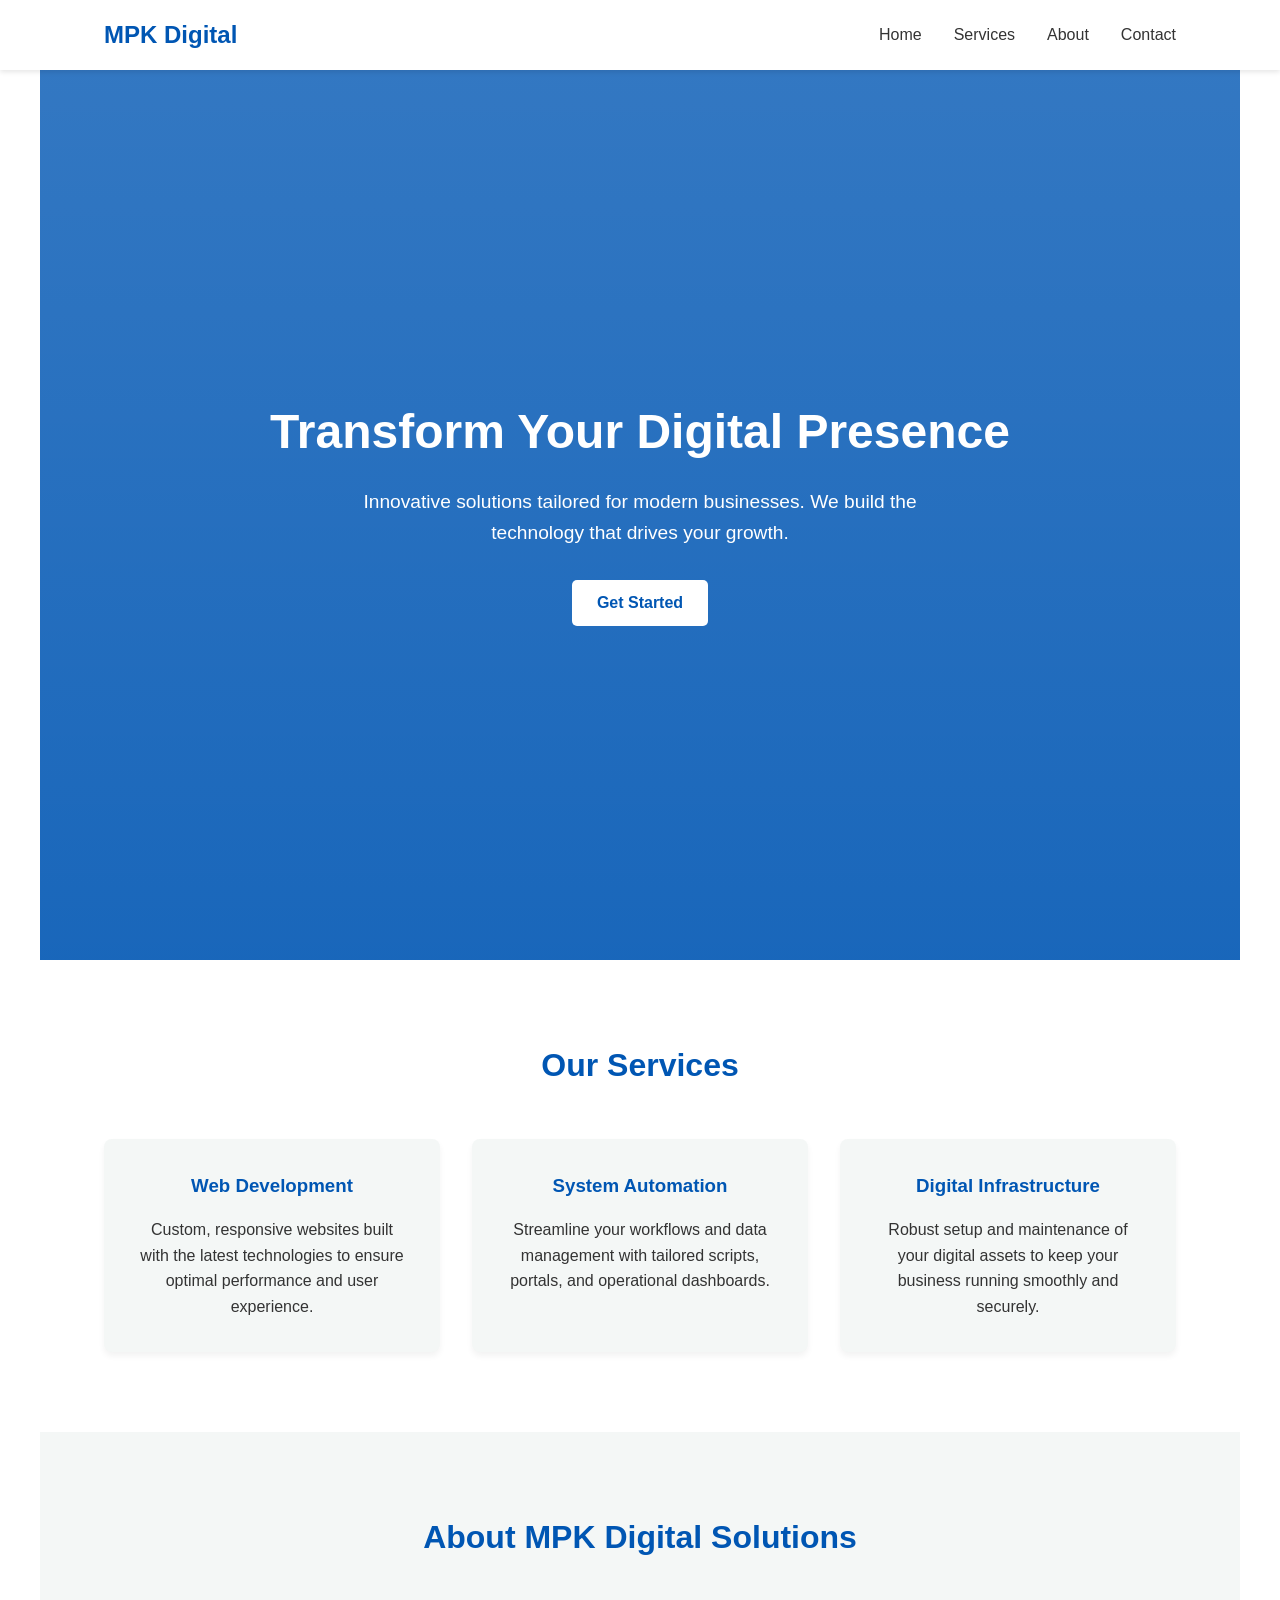
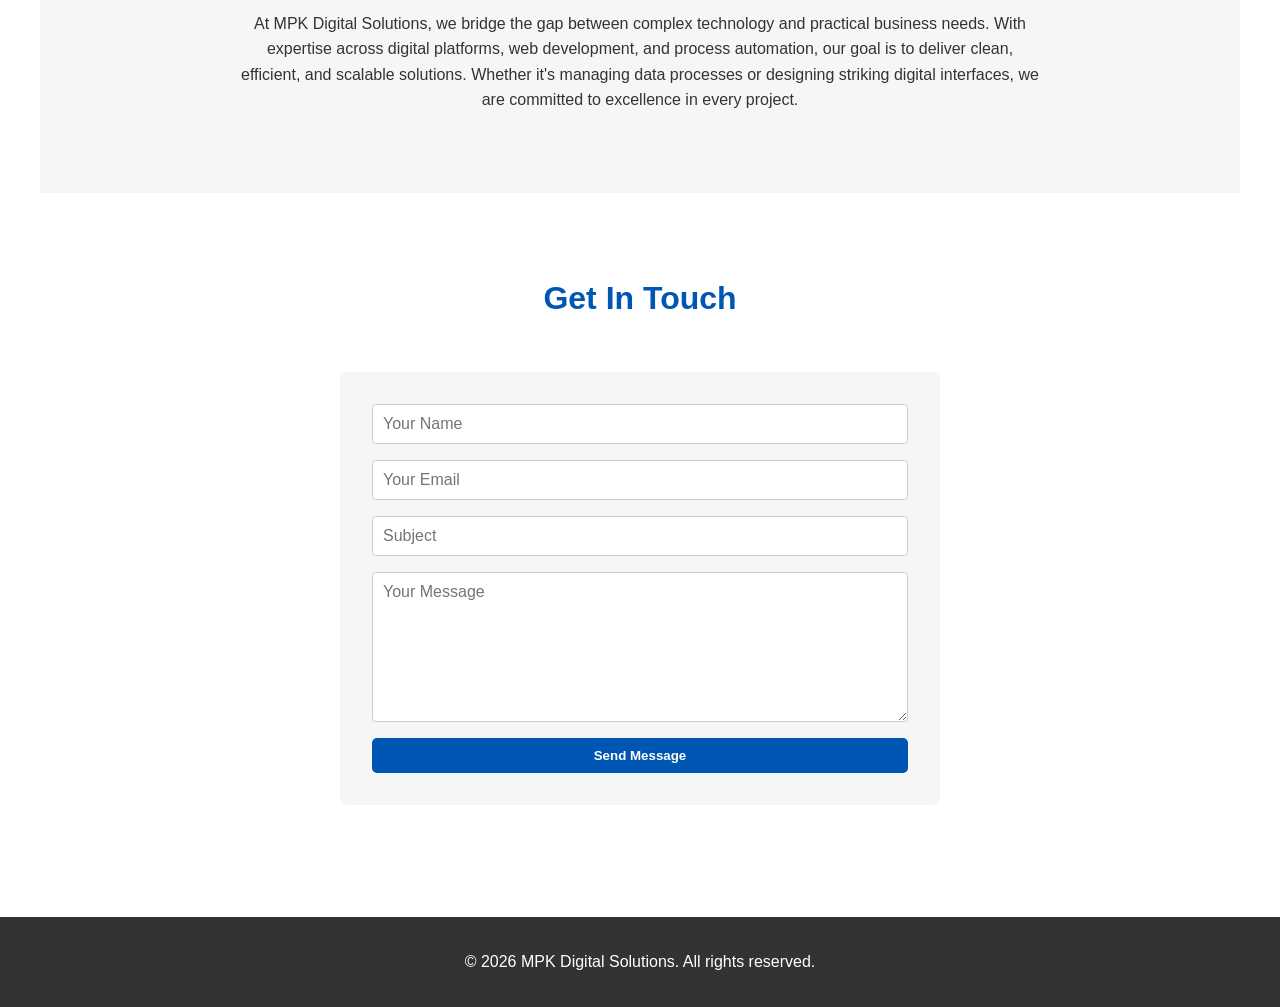
<file: index.html>
<!DOCTYPE html>
<html lang="en">
<head>
    <meta charset="UTF-8">
    <meta name="viewport" content="width=device-width, initial-scale=1.0">
    <title>MPK Digital Solutions</title>
    <style>
        /* CSS Variables for consistent theming */
        :root {
            --primary-color: #0056b3;
            --secondary-color: #333;
            --background-light: #f4f7f6;
            --text-light: #fff;
            --transition: all 0.3s ease;
        }

        /* Basic Reset */
        * {
            margin: 0;
            padding: 0;
            box-sizing: border-box;
            font-family: 'Segoe UI', Tahoma, Geneva, Verdana, sans-serif;
        }

        body {
            line-height: 1.6;
            color: var(--secondary-color);
        }

        /* Navigation */
        header {
            background-color: var(--text-light);
            box-shadow: 0 2px 5px rgba(0,0,0,0.1);
            position: fixed;
            width: 100%;
            top: 0;
            z-index: 1000;
        }

        nav {
            display: flex;
            justify-content: space-between;
            align-items: center;
            padding: 1rem 5%;
            max-width: 1200px;
            margin: auto;
        }

        .logo {
            font-size: 1.5rem;
            font-weight: bold;
            color: var(--primary-color);
            text-decoration: none;
        }

        .nav-links {
            list-style: none;
            display: flex;
            gap: 2rem;
        }

        .nav-links a {
            text-decoration: none;
            color: var(--secondary-color);
            font-weight: 500;
            transition: var(--transition);
        }

        .nav-links a:hover {
            color: var(--primary-color);
        }

        /* Mobile Menu Icon */
        .menu-toggle {
            display: none;
            cursor: pointer;
            font-size: 1.5rem;
        }

        /* Hero Section */
        .hero {
            background: linear-gradient(rgba(0, 86, 179, 0.8), rgba(0, 86, 179, 0.9)), url('https://images.unsplash.com/photo-1451187580459-43490279c0fa?ixlib=rb-1.2.1&auto=format&fit=crop&w=1920&q=80') center/cover;
            height: 100vh;
            display: flex;
            flex-direction: column;
            justify-content: center;
            align-items: center;
            text-align: center;
            color: var(--text-light);
            padding: 0 20px;
            margin-top: 60px;
        }

        .hero h1 {
            font-size: 3rem;
            margin-bottom: 1rem;
        }

        .hero p {
            font-size: 1.2rem;
            margin-bottom: 2rem;
            max-width: 600px;
        }

        .btn {
            padding: 10px 25px;
            background-color: var(--text-light);
            color: var(--primary-color);
            text-decoration: none;
            border-radius: 5px;
            font-weight: bold;
            transition: var(--transition);
            border: none;
            cursor: pointer;
        }

        .btn:hover {
            background-color: #e0e0e0;
        }

        /* Sections General */
        section {
            padding: 5rem 5%;
            max-width: 1200px;
            margin: auto;
        }

        .section-title {
            text-align: center;
            margin-bottom: 3rem;
            font-size: 2rem;
            color: var(--primary-color);
        }

        /* Services Grid */
        .services-grid {
            display: grid;
            grid-template-columns: repeat(auto-fit, minmax(300px, 1fr));
            gap: 2rem;
        }

        .service-card {
            background: var(--background-light);
            padding: 2rem;
            border-radius: 8px;
            text-align: center;
            transition: var(--transition);
            box-shadow: 0 4px 6px rgba(0,0,0,0.05);
        }

        .service-card:hover {
            transform: translateY(-5px);
            box-shadow: 0 6px 12px rgba(0,0,0,0.1);
        }

        .service-card h3 {
            margin-bottom: 1rem;
            color: var(--primary-color);
        }

        /* Contact Form */
        .contact-container {
            max-width: 600px;
            margin: auto;
            background: var(--background-light);
            padding: 2rem;
            border-radius: 8px;
        }

        .contact-form {
            display: flex;
            flex-direction: column;
            gap: 1rem;
        }

        .contact-form input,
        .contact-form textarea {
            padding: 10px;
            border: 1px solid #ccc;
            border-radius: 4px;
            font-size: 1rem;
            width: 100%;
        }

        .contact-form textarea {
            height: 150px;
            resize: vertical;
        }

        /* Footer */
        footer {
            background-color: var(--secondary-color);
            color: var(--text-light);
            text-align: center;
            padding: 2rem 0;
            margin-top: 2rem;
        }

        /* Mobile Responsiveness */
        @media (max-width: 768px) {
            .nav-links {
                display: none;
                flex-direction: column;
                position: absolute;
                top: 70px;
                left: 0;
                width: 100%;
                background-color: var(--text-light);
                box-shadow: 0 4px 6px rgba(0,0,0,0.1);
                text-align: center;
                padding: 1rem 0;
            }

            .nav-links.active {
                display: flex;
            }

            .menu-toggle {
                display: block;
            }

            .hero h1 {
                font-size: 2.2rem;
            }
        }
    </style>
</head>
<body>

    <header>
        <nav>
            <a href="#" class="logo">MPK Digital</a>
            <div class="menu-toggle" id="mobile-menu">&#9776;</div>
            <ul class="nav-links" id="nav-links">
                <li><a href="#home">Home</a></li>
                <li><a href="#services">Services</a></li>
                <li><a href="#about">About</a></li>
                <li><a href="#contact">Contact</a></li>
            </ul>
        </nav>
    </header>

    <section id="home" class="hero">
        <h1>Transform Your Digital Presence</h1>
        <p>Innovative solutions tailored for modern businesses. We build the technology that drives your growth.</p>
        <a href="#contact" class="btn">Get Started</a>
    </section>

    <section id="services">
        <h2 class="section-title">Our Services</h2>
        <div class="services-grid">
            <div class="service-card">
                <h3>Web Development</h3>
                <p>Custom, responsive websites built with the latest technologies to ensure optimal performance and user experience.</p>
            </div>
            <div class="service-card">
                <h3>System Automation</h3>
                <p>Streamline your workflows and data management with tailored scripts, portals, and operational dashboards.</p>
            </div>
            <div class="service-card">
                <h3>Digital Infrastructure</h3>
                <p>Robust setup and maintenance of your digital assets to keep your business running smoothly and securely.</p>
            </div>
        </div>
    </section>

    <section id="about" style="background-color: var(--background-light);">
        <h2 class="section-title">About MPK Digital Solutions</h2>
        <div style="text-align: center; max-width: 800px; margin: auto;">
            <p>At MPK Digital Solutions, we bridge the gap between complex technology and practical business needs. With expertise across digital platforms, web development, and process automation, our goal is to deliver clean, efficient, and scalable solutions. Whether it's managing data processes or designing striking digital interfaces, we are committed to excellence in every project.</p>
        </div>
    </section>

    <section id="contact">
        <h2 class="section-title">Get In Touch</h2>
        <div class="contact-container">
            <form class="contact-form" id="contactForm">
                <input type="text" name="name" placeholder="Your Name">
                <input type="email" name="email" placeholder="Your Email">
                <input type="text" name="subject" placeholder="Subject">
                <textarea name="message" placeholder="Your Message"></textarea>
                <button type="submit" class="btn" style="background-color: var(--primary-color); color: white;">Send Message</button>
            </form>
        </div>
    </section>

    <footer>
        <p>&copy; <span id="currentYear"></span> MPK Digital Solutions. All rights reserved.</p>
    </footer>

    <script>
        // Mobile menu toggle logic
        const menuToggle = document.getElementById('mobile-menu');
        const navLinks = document.getElementById('nav-links');

        menuToggle.addEventListener('click', () => {
            navLinks.classList.toggle('active');
        });

        // Smooth scrolling for navigation links
        document.querySelectorAll('a[href^="#"]').forEach(anchor => {
            anchor.addEventListener('click', function (e) {
                e.preventDefault();
                navLinks.classList.remove('active'); // Close mobile menu on click
                
                document.querySelector(this.getAttribute('href')).scrollIntoView({
                    behavior: 'smooth'
                });
            });
        });

        // Dynamic Footer Year
        document.getElementById('currentYear').textContent = new Date().getFullYear();

        // Contact Form Rapid Submission Logic
        document.getElementById('contactForm').addEventListener('submit', function(e) {
            e.preventDefault();
            
            // Fire and forget data payload handling would go here.
            // Example: fetch('YOUR_API_ENDPOINT', { method: 'POST', body: new FormData(this), mode: 'no-cors' });

            alert('Your message has been rapidly processed. Thank you!');
            this.reset();
        });
    </script>
</body>
</html>
</file>
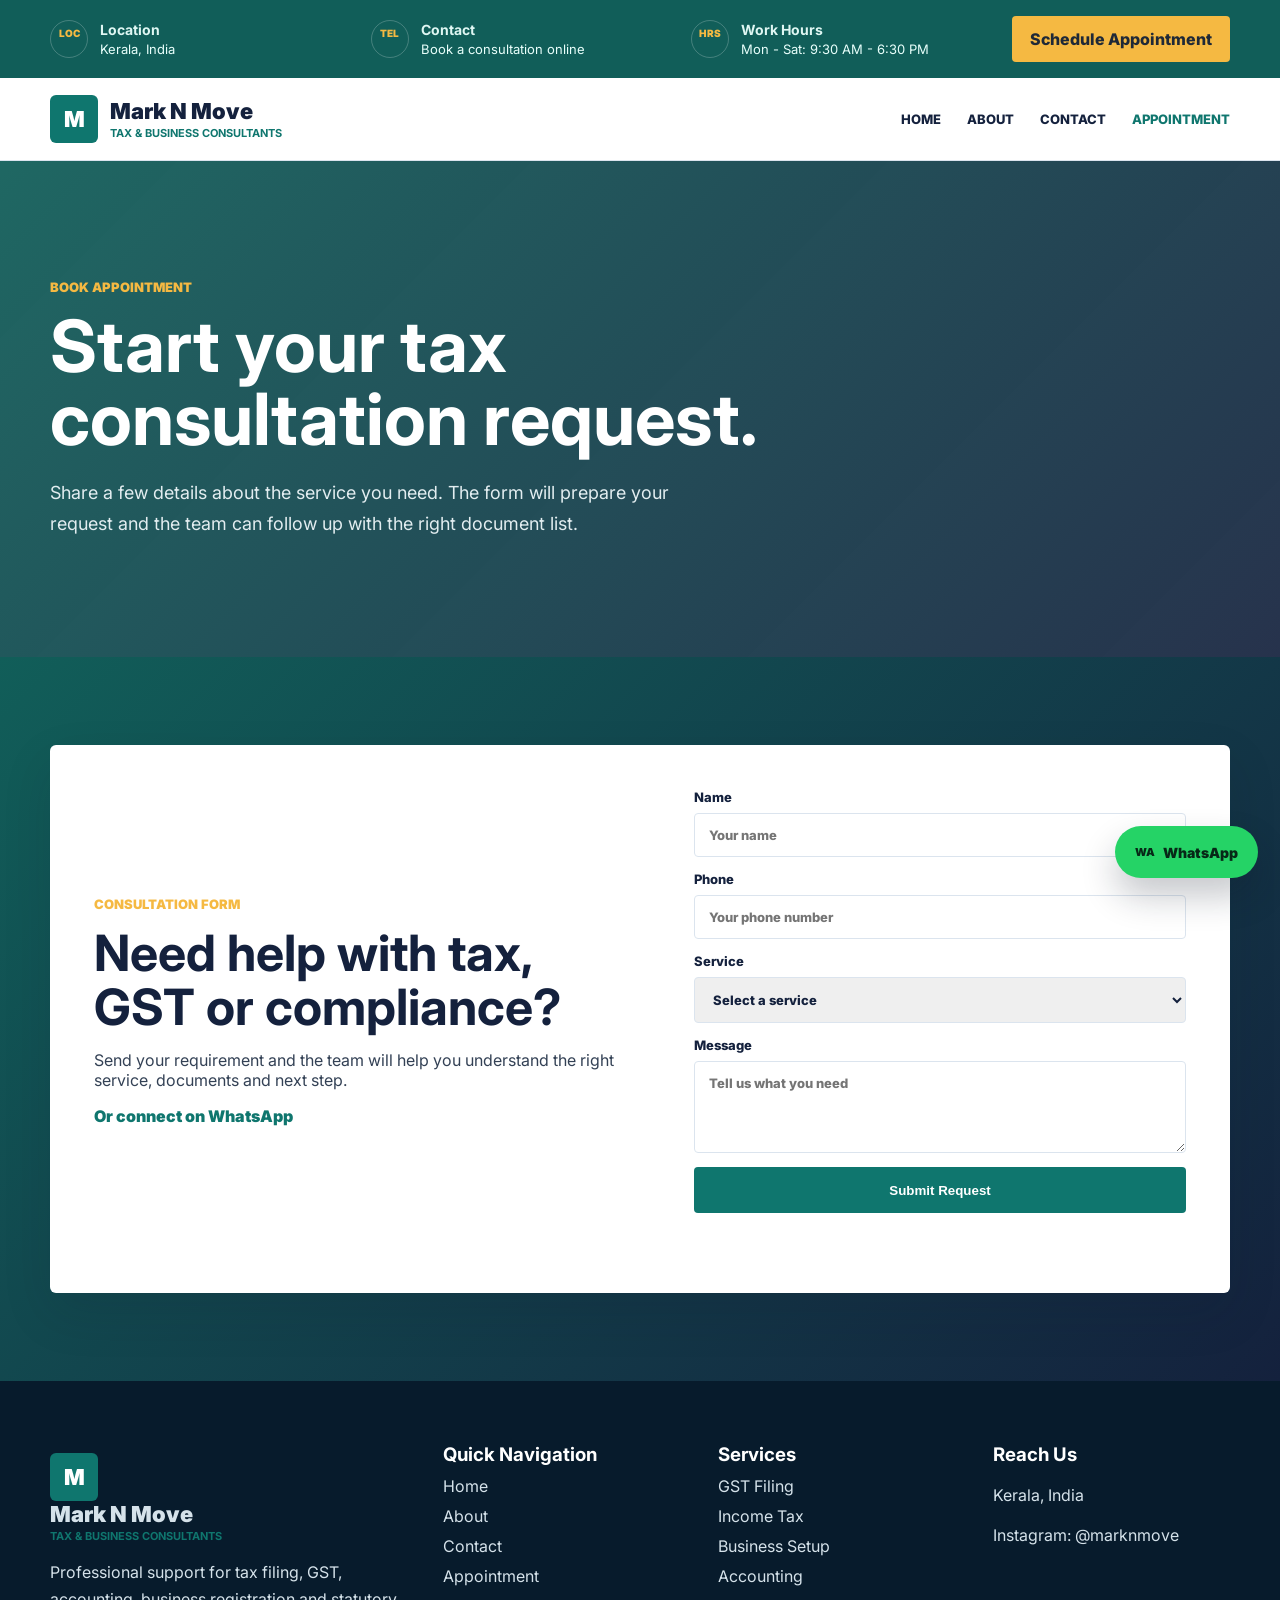
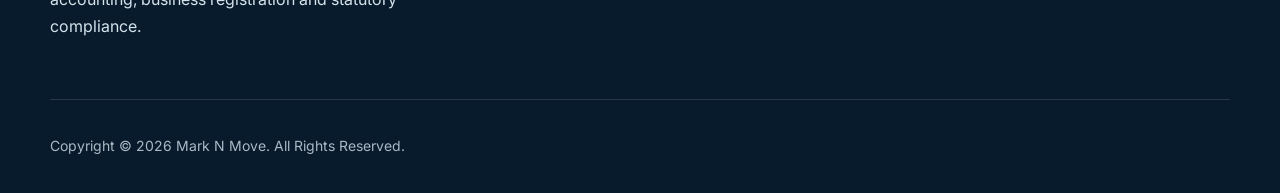
<file: works/marknmove/appointment.html>
<!DOCTYPE html>
<html lang="en">
<head>
  <meta charset="UTF-8">
  <meta name="viewport" content="width=device-width, initial-scale=1.0">
  <title>Appointment | Mark N Move</title>
  <meta name="description" content="Book an appointment with Mark N Move for tax and business compliance consultation.">
  <link rel="preconnect" href="https://fonts.googleapis.com">
  <link rel="preconnect" href="https://fonts.gstatic.com" crossorigin>
  <link href="https://fonts.googleapis.com/css2?family=Inter:wght@400;500;600;700;800&display=swap" rel="stylesheet">
  <link rel="stylesheet" href="styles.css">
</head>
<body>
  <header class="site-header" id="top">
    <div class="top-strip">
      <div class="container info-grid">
        <article><span class="info-icon">LOC</span><div><strong>Location</strong><p>Kerala, India</p></div></article>
        <article><span class="info-icon">TEL</span><div><strong>Contact</strong><p>Book a consultation online</p></div></article>
        <article><span class="info-icon">HRS</span><div><strong>Work Hours</strong><p>Mon - Sat: 9:30 AM - 6:30 PM</p></div></article>
        <a class="strip-button" href="appointment.html">Schedule Appointment</a>
      </div>
    </div>
    <nav class="navbar">
      <div class="container nav-inner">
        <a class="brand" href="index.html" aria-label="Mark N Move home"><span class="brand-mark">M</span><span>Mark N Move<small>Tax & Business Consultants</small></span></a>
        <button class="nav-toggle" type="button" aria-expanded="false" aria-controls="primary-menu"><span></span><span></span><span></span></button>
        <div class="nav-menu" id="primary-menu"><a href="index.html">Home</a><a href="about.html">About</a><a href="contact.html">Contact</a><a href="appointment.html">Appointment</a></div>
      </div>
    </nav>
  </header>

  <main>
    <section class="page-hero">
      <div class="container">
        <p class="section-kicker">Book Appointment</p>
        <h1>Start your tax consultation request.</h1>
        <p>Share a few details about the service you need. The form will prepare your request and the team can follow up with the right document list.</p>
      </div>
    </section>

    <section class="appointment-section">
      <div class="container appointment-card">
        <div>
          <p class="section-kicker">Consultation Form</p>
          <h2>Need help with tax, GST or compliance?</h2>
          <p>Send your requirement and the team will help you understand the right service, documents and next step.</p>
          <p><a class="whatsapp-link" href="https://wa.me/919999999999" target="_blank" rel="noopener">Or connect on WhatsApp</a></p>
        </div>
        <form class="appointment-form" id="appointment-form">
          <label>Name<input type="text" name="name" placeholder="Your name" required></label>
          <label>Phone<input type="tel" name="phone" placeholder="Your phone number" required></label>
          <label>Service<select name="service" required><option value="">Select a service</option><option>GST Filing</option><option>Income Tax Return</option><option>Business Registration</option><option>Accounting Services</option><option>Tax Advisory</option></select></label>
          <label>Message<textarea name="message" rows="4" placeholder="Tell us what you need"></textarea></label>
          <button class="primary-button" type="submit">Submit Request</button>
          <p class="form-note" role="status"></p>
        </form>
      </div>
    </section>
  </main>

  <a class="whatsapp-float" href="https://wa.me/919999999999" target="_blank" rel="noopener" aria-label="Connect on WhatsApp">WhatsApp</a>

  <footer class="footer">
    <div class="container footer-grid">
      <div><a class="brand footer-brand" href="index.html"><span class="brand-mark">M</span><span>Mark N Move<small>Tax & Business Consultants</small></span></a><p>Professional support for tax filing, GST, accounting, business registration and statutory compliance.</p></div>
      <div><h3>Quick Navigation</h3><a href="index.html">Home</a><a href="about.html">About</a><a href="contact.html">Contact</a><a href="appointment.html">Appointment</a></div>
      <div><h3>Services</h3><a href="index.html#services">GST Filing</a><a href="index.html#services">Income Tax</a><a href="index.html#services">Business Setup</a><a href="index.html#services">Accounting</a></div>
      <div><h3>Reach Us</h3><p>Kerala, India</p><a href="https://www.instagram.com/marknmove?igsh=MWc4MGV2Yzc5aGllZQ==" target="_blank" rel="noopener">Instagram: @marknmove</a></div>
    </div>
    <div class="container copyright"><p>Copyright &copy; 2026 Mark N Move. All Rights Reserved.</p></div>
  </footer>

  <script src="script.js"></script>
</body>
</html>
</file>
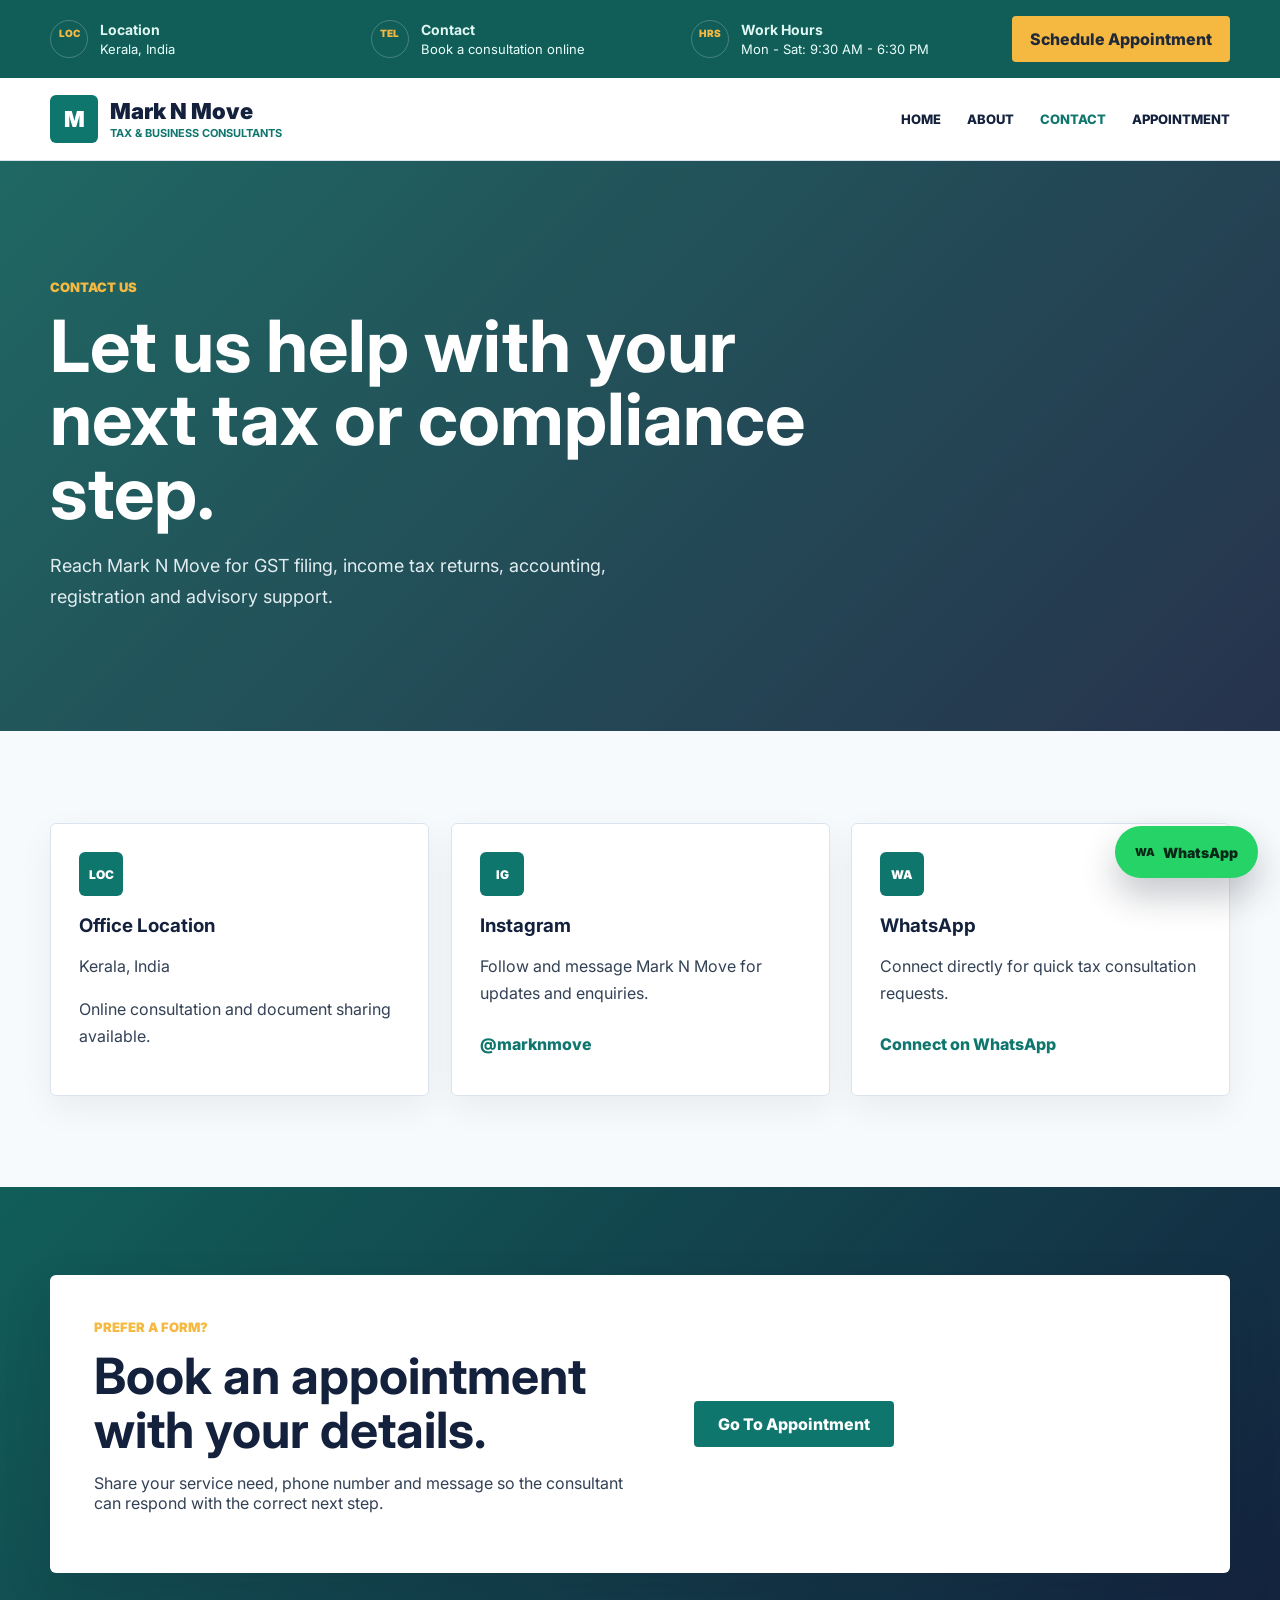
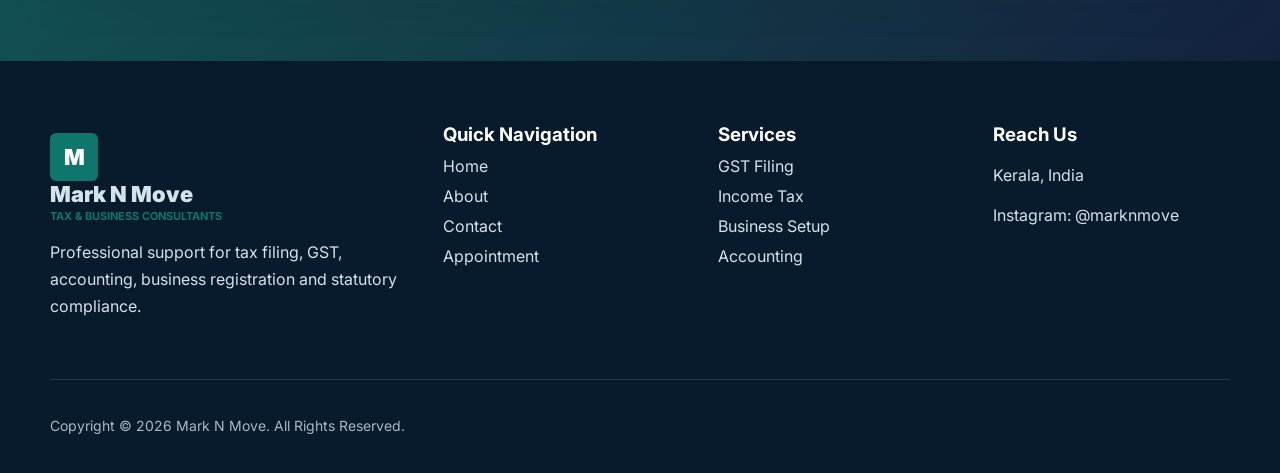
<file: works/marknmove/contact.html>
<!DOCTYPE html>
<html lang="en">
<head>
  <meta charset="UTF-8">
  <meta name="viewport" content="width=device-width, initial-scale=1.0">
  <title>Contact | Mark N Move</title>
  <meta name="description" content="Contact Mark N Move for tax, GST, accounting and business compliance services.">
  <link rel="preconnect" href="https://fonts.googleapis.com">
  <link rel="preconnect" href="https://fonts.gstatic.com" crossorigin>
  <link href="https://fonts.googleapis.com/css2?family=Inter:wght@400;500;600;700;800&display=swap" rel="stylesheet">
  <link rel="stylesheet" href="styles.css">
</head>
<body>
  <header class="site-header" id="top">
    <div class="top-strip">
      <div class="container info-grid">
        <article><span class="info-icon">LOC</span><div><strong>Location</strong><p>Kerala, India</p></div></article>
        <article><span class="info-icon">TEL</span><div><strong>Contact</strong><p>Book a consultation online</p></div></article>
        <article><span class="info-icon">HRS</span><div><strong>Work Hours</strong><p>Mon - Sat: 9:30 AM - 6:30 PM</p></div></article>
        <a class="strip-button" href="appointment.html">Schedule Appointment</a>
      </div>
    </div>
    <nav class="navbar">
      <div class="container nav-inner">
        <a class="brand" href="index.html" aria-label="Mark N Move home"><span class="brand-mark">M</span><span>Mark N Move<small>Tax & Business Consultants</small></span></a>
        <button class="nav-toggle" type="button" aria-expanded="false" aria-controls="primary-menu"><span></span><span></span><span></span></button>
        <div class="nav-menu" id="primary-menu"><a href="index.html">Home</a><a href="about.html">About</a><a href="contact.html">Contact</a><a href="appointment.html">Appointment</a></div>
      </div>
    </nav>
  </header>

  <main>
    <section class="page-hero">
      <div class="container">
        <p class="section-kicker">Contact Us</p>
        <h1>Let us help with your next tax or compliance step.</h1>
        <p>Reach Mark N Move for GST filing, income tax returns, accounting, registration and advisory support.</p>
      </div>
    </section>

    <section class="section services-section">
      <div class="container contact-grid">
        <article class="contact-card">
          <span>LOC</span>
          <h3>Office Location</h3>
          <p>Kerala, India</p>
          <p>Online consultation and document sharing available.</p>
        </article>
        <article class="contact-card">
          <span>IG</span>
          <h3>Instagram</h3>
          <p>Follow and message Mark N Move for updates and enquiries.</p>
          <a href="https://www.instagram.com/marknmove?igsh=MWc4MGV2Yzc5aGllZQ==" target="_blank" rel="noopener">@marknmove</a>
        </article>
        <article class="contact-card">
          <span>WA</span>
          <h3>WhatsApp</h3>
          <p>Connect directly for quick tax consultation requests.</p>
          <a class="whatsapp-link" href="https://wa.me/919999999999" target="_blank" rel="noopener">Connect on WhatsApp</a>
        </article>
      </div>
    </section>

    <section class="appointment-section">
      <div class="container appointment-card">
        <div>
          <p class="section-kicker">Prefer A Form?</p>
          <h2>Book an appointment with your details.</h2>
          <p>Share your service need, phone number and message so the consultant can respond with the correct next step.</p>
        </div>
        <div class="cta-actions">
          <a class="primary-button" href="appointment.html">Go To Appointment</a>
        </div>
      </div>
    </section>
  </main>

  <a class="whatsapp-float" href="https://wa.me/919999999999" target="_blank" rel="noopener" aria-label="Connect on WhatsApp">WhatsApp</a>

  <footer class="footer">
    <div class="container footer-grid">
      <div><a class="brand footer-brand" href="index.html"><span class="brand-mark">M</span><span>Mark N Move<small>Tax & Business Consultants</small></span></a><p>Professional support for tax filing, GST, accounting, business registration and statutory compliance.</p></div>
      <div><h3>Quick Navigation</h3><a href="index.html">Home</a><a href="about.html">About</a><a href="contact.html">Contact</a><a href="appointment.html">Appointment</a></div>
      <div><h3>Services</h3><a href="index.html#services">GST Filing</a><a href="index.html#services">Income Tax</a><a href="index.html#services">Business Setup</a><a href="index.html#services">Accounting</a></div>
      <div><h3>Reach Us</h3><p>Kerala, India</p><a href="https://www.instagram.com/marknmove?igsh=MWc4MGV2Yzc5aGllZQ==" target="_blank" rel="noopener">Instagram: @marknmove</a></div>
    </div>
    <div class="container copyright"><p>Copyright &copy; 2026 Mark N Move. All Rights Reserved.</p></div>
  </footer>

  <script src="script.js"></script>
</body>
</html>
</file>
<file: works/marknmove/styles.css>
:root {
  --ink: #14213d;
  --text: #334155;
  --muted: #64748b;
  --line: #dbe4ee;
  --cream: #f7fafc;
  --white: #ffffff;
  --green: #0f766e;
  --green-dark: #115e59;
  --gold: #f5b942;
  --shadow: 0 20px 50px rgba(15, 23, 42, 0.12);
}

* {
  box-sizing: border-box;
}

html {
  scroll-behavior: smooth;
}

body {
  margin: 0;
  font-family: "Inter", Arial, sans-serif;
  color: var(--text);
  background: var(--white);
}

img {
  display: block;
  width: 100%;
}

a {
  color: inherit;
  text-decoration: none;
}

.container {
  width: min(1180px, calc(100% - 32px));
  margin: 0 auto;
}

.top-strip {
  background: var(--green-dark);
  color: var(--white);
}

.info-grid {
  display: grid;
  grid-template-columns: repeat(3, 1fr) auto;
  gap: 24px;
  align-items: center;
  padding: 16px 0;
}

.info-grid article {
  display: flex;
  gap: 12px;
  align-items: center;
}

.info-grid strong {
  display: block;
  font-size: 14px;
  color: #dff7f3;
}

.info-grid p {
  margin: 3px 0 0;
  font-size: 13px;
  color: #e8fffb;
}

.info-icon {
  display: grid;
  width: 38px;
  height: 38px;
  place-items: center;
  border: 1px solid rgba(255, 255, 255, 0.22);
  border-radius: 50%;
  color: var(--gold);
  font-size: 0;
  font-weight: 900;
}

.info-icon::before,
.intro-grid span::before {
  font-size: 10px;
}

.info-grid article:nth-child(1) .info-icon::before {
  content: "LOC";
}

.info-grid article:nth-child(2) .info-icon::before {
  content: "TEL";
}

.info-grid article:nth-child(3) .info-icon::before {
  content: "HRS";
}

.strip-button,
.primary-button,
.secondary-button {
  display: inline-flex;
  min-height: 46px;
  align-items: center;
  justify-content: center;
  border-radius: 4px;
  font-weight: 800;
  letter-spacing: 0;
}

.strip-button {
  padding: 0 18px;
  background: var(--gold);
  color: #1f2937;
}

.navbar {
  position: sticky;
  top: 0;
  z-index: 20;
  background: rgba(255, 255, 255, 0.96);
  border-bottom: 1px solid var(--line);
  backdrop-filter: blur(14px);
  transform: translateY(0);
  transition: transform 0.35s ease, box-shadow 0.35s ease;
}

.navbar.nav-hidden {
  transform: translateY(-100%);
}

.navbar.nav-visible {
  box-shadow: 0 14px 35px rgba(15, 23, 42, 0.1);
}

.nav-inner {
  display: flex;
  min-height: 82px;
  align-items: center;
  justify-content: space-between;
  gap: 24px;
}

.brand {
  display: inline-flex;
  align-items: center;
  gap: 12px;
  color: var(--ink);
  font-size: 22px;
  font-weight: 900;
}

.brand small {
  display: block;
  margin-top: 2px;
  font-size: 11px;
  font-weight: 700;
  color: var(--green);
  text-transform: uppercase;
}

.brand-mark {
  display: grid;
  width: 48px;
  height: 48px;
  place-items: center;
  border-radius: 6px;
  background: var(--green);
  color: var(--white);
  font-weight: 900;
}

.nav-menu {
  display: flex;
  align-items: center;
  gap: 26px;
  font-size: 13px;
  font-weight: 800;
  color: var(--ink);
  text-transform: uppercase;
}

.nav-menu a {
  padding: 32px 0;
}

.nav-menu a:hover {
  color: var(--green);
}

.nav-menu a.active-page {
  color: var(--green);
}

.nav-toggle {
  display: none;
  width: 44px;
  height: 44px;
  border: 1px solid var(--line);
  border-radius: 6px;
  background: var(--white);
}

.nav-toggle span {
  display: block;
  width: 20px;
  height: 2px;
  margin: 5px auto;
  background: var(--ink);
}

.hero {
  position: relative;
  min-height: 680px;
  background: var(--ink);
}

.hero-slider,
.hero-slide {
  position: absolute;
  inset: 0;
}

.hero-slide {
  opacity: 0;
  pointer-events: none;
  transition: opacity 0.8s ease;
}

.hero-slide.active {
  opacity: 1;
  pointer-events: auto;
}

.hero-slide img {
  height: 100%;
  object-fit: cover;
}

.hero-overlay {
  position: absolute;
  inset: 0;
  background: linear-gradient(90deg, rgba(9, 38, 54, 0.92), rgba(9, 38, 54, 0.6), rgba(9, 38, 54, 0.18));
}

.hero-content {
  position: relative;
  z-index: 2;
  display: flex;
  min-height: 680px;
  max-width: 1180px;
  flex-direction: column;
  justify-content: center;
  color: var(--white);
  margin-top: -730px;
  padding-bottom: 64px;
}

.eyebrow,
.section-kicker {
  margin: 0 0 14px;
  color: var(--gold);
  font-size: 13px;
  font-weight: 900;
  letter-spacing: 0;
  text-transform: uppercase;
}

.hero h1 {
  display: grid;
  gap: 4px;
  max-width: 760px;
  margin: 0;
  font-size: clamp(48px, 7vw, 86px);
  line-height: 1;
  letter-spacing: 0;
}

.hero h1 span {
  display: block;
}

body.motion-ready .hero-slide .eyebrow,
body.motion-ready .hero-slide h1,
body.motion-ready .hero-slide .hero-content p:not(.eyebrow),
body.motion-ready .hero-slide .hero-actions {
  opacity: 0;
  transform: translateY(28px);
  transition: opacity 0.75s ease, transform 0.75s ease;
}

body.motion-ready .hero-slide.active.content-visible .eyebrow,
body.motion-ready .hero-slide.active.content-visible h1,
body.motion-ready .hero-slide.active.content-visible .hero-content p:not(.eyebrow),
body.motion-ready .hero-slide.active.content-visible .hero-actions {
  opacity: 1;
  transform: translateY(0);
}

body.motion-ready .hero-slide.active.content-visible h1 {
  transition-delay: 0.12s;
}

body.motion-ready .hero-slide.active.content-visible .hero-content p:not(.eyebrow) {
  transition-delay: 0.22s;
}

body.motion-ready .hero-slide.active.content-visible .hero-actions {
  transition-delay: 0.32s;
}

.hero-content p:not(.eyebrow) {
  max-width: 580px;
  margin: 24px 0 0;
  color: #e2edf0;
  font-size: 18px;
  line-height: 1.7;
}

.hero-actions {
  display: flex;
  flex-wrap: wrap;
  gap: 14px;
  margin-top: 34px;
}

.primary-button {
  border: 0;
  padding: 0 24px;
  background: var(--green);
  color: var(--white);
  cursor: pointer;
}

.primary-button:hover {
  background: var(--green-dark);
}

.secondary-button {
  padding: 0 24px;
  border: 1px solid rgba(255, 255, 255, 0.6);
  color: var(--white);
}

.secondary-button.dark {
  border-color: var(--green);
  color: var(--green);
}

.hero-tabs {
  position: absolute;
  right: 0;
  bottom: 30px;
  left: 0;
  z-index: 3;
  display: flex;
  gap: 10px;
}

.hero-tabs button {
  min-height: 44px;
  padding: 0 18px;
  border: 1px solid rgba(255, 255, 255, 0.35);
  border-radius: 4px;
  background: rgba(255, 255, 255, 0.12);
  color: var(--white);
  font-weight: 800;
  cursor: pointer;
}

.hero-tabs button.active {
  background: var(--gold);
  color: #1f2937;
}

.intro-band {
  background: var(--green-dark);
  color: var(--white);
}

.intro-grid {
  display: grid;
  grid-template-columns: repeat(4, 1fr);
}

.intro-grid a {
  display: block;
  min-height: 190px;
  padding: 32px 24px;
  border-right: 1px solid rgba(255, 255, 255, 0.14);
}

.intro-grid a:first-child {
  border-left: 1px solid rgba(255, 255, 255, 0.14);
}

.intro-grid span {
  color: var(--gold);
  font-size: 0;
}

.intro-grid a:nth-child(1) span::before {
  content: "01";
  font-size: 30px;
}

.intro-grid a:nth-child(2) span::before {
  content: "02";
  font-size: 30px;
}

.intro-grid a:nth-child(3) span::before {
  content: "03";
  font-size: 30px;
}

.intro-grid a:nth-child(4) span::before {
  content: "04";
  font-size: 30px;
}

.intro-grid strong {
  display: block;
  margin-top: 16px;
  font-size: 17px;
}

.intro-grid p {
  margin: 10px 0 0;
  color: #d6f4ef;
  line-height: 1.6;
}

.section {
  padding: 92px 0;
}

.page-hero {
  position: relative;
  overflow: hidden;
  padding: 118px 0;
  background: linear-gradient(135deg, rgba(17, 94, 89, 0.94), rgba(20, 33, 61, 0.92)), url("https://images.unsplash.com/photo-1554224155-1696413565d3?auto=format&fit=crop&w=1800&q=85") center/cover;
  color: var(--white);
}

.page-hero h1 {
  max-width: 780px;
  margin: 0;
  font-size: clamp(42px, 6vw, 72px);
  line-height: 1.02;
  letter-spacing: 0;
}

.page-hero p:not(.section-kicker) {
  max-width: 640px;
  margin: 22px 0 0;
  color: #e2edf0;
  font-size: 18px;
  line-height: 1.7;
}

.about-grid,
.feature-grid,
.expert-grid,
.appointment-card {
  display: grid;
  grid-template-columns: 1.05fr 0.95fr;
  gap: 56px;
  align-items: center;
}

h2 {
  margin: 0;
  color: var(--ink);
  font-size: clamp(32px, 4vw, 50px);
  line-height: 1.08;
  letter-spacing: 0;
}

h3 {
  margin: 0;
  color: var(--ink);
}

.about-section p,
.feature-copy p,
.expert-grid p,
.section-heading p {
  font-size: 16px;
  line-height: 1.8;
}

.about-stats {
  display: grid;
  grid-template-columns: repeat(3, 1fr);
  gap: 12px;
  margin-top: 28px;
}

.about-stats span {
  padding: 16px;
  border: 1px solid var(--line);
  border-radius: 6px;
  color: var(--muted);
  font-size: 13px;
}

.about-stats strong {
  display: block;
  color: var(--green);
  font-size: 24px;
}

.about-image {
  position: relative;
  margin: 0;
}

.about-image img,
.expert-grid figure img {
  aspect-ratio: 4 / 5;
  border-radius: 6px;
  object-fit: cover;
  box-shadow: var(--shadow);
}

.about-image figcaption {
  position: absolute;
  right: 24px;
  bottom: 24px;
  left: 24px;
  padding: 18px;
  border-radius: 4px;
  background: rgba(255, 255, 255, 0.94);
  color: var(--ink);
  font-weight: 800;
}

.services-section,
.process-section {
  background: var(--cream);
}

.section-heading {
  max-width: 720px;
  margin-bottom: 38px;
}

.service-grid {
  display: grid;
  grid-template-columns: repeat(3, 1fr);
  gap: 22px;
}

.service-card {
  overflow: hidden;
  border: 1px solid var(--line);
  border-radius: 6px;
  background: var(--white);
  box-shadow: 0 12px 34px rgba(15, 23, 42, 0.06);
}

.service-card img {
  aspect-ratio: 16 / 10;
  object-fit: cover;
}

.service-card div {
  padding: 24px;
}

.service-card h3 {
  font-size: 19px;
}

.service-card p {
  margin: 12px 0 0;
  line-height: 1.65;
}

.feature-panel {
  padding: 38px;
  border-radius: 6px;
  background: var(--ink);
  color: var(--white);
  box-shadow: var(--shadow);
}

.feature-panel h3 {
  color: var(--white);
  font-size: 28px;
}

.check-list {
  display: grid;
  gap: 12px;
  margin: 26px 0 0;
  padding: 0;
  list-style: none;
}

.check-list li {
  position: relative;
  padding-left: 30px;
}

.check-list li::before {
  position: absolute;
  left: 0;
  color: var(--green);
  content: "✓";
  font-weight: 900;
}

.focus-list {
  display: grid;
  grid-template-columns: repeat(2, 1fr);
  gap: 12px;
  margin-top: 24px;
}

.check-list li::before {
  top: 6px;
  width: 9px;
  height: 14px;
  border-right: 3px solid var(--green);
  border-bottom: 3px solid var(--green);
  color: transparent;
  content: "";
  transform: rotate(45deg);
}

.focus-list span {
  padding: 14px;
  border: 1px solid rgba(255, 255, 255, 0.16);
  border-radius: 4px;
  background: rgba(255, 255, 255, 0.08);
  color: #e6f6f3;
  font-weight: 700;
}

.scroll-animate {
  opacity: 0;
  transform: translateY(34px);
  transition: opacity 0.7s ease, transform 0.7s ease;
  will-change: opacity, transform;
}

.scroll-animate.is-visible {
  opacity: 1;
  transform: translateY(0);
}

.scroll-animate.from-up {
  transform: translateY(-34px);
}

.scroll-animate.from-up.is-visible {
  transform: translateY(0);
}

@media (prefers-reduced-motion: reduce) {
  html {
    scroll-behavior: auto;
  }

  *,
  *::before,
  *::after {
    animation-duration: 0.01ms !important;
    animation-iteration-count: 1 !important;
    scroll-behavior: auto !important;
    transition-duration: 0.01ms !important;
  }

  .scroll-animate,
  body.motion-ready .hero-slide .eyebrow,
  body.motion-ready .hero-slide h1,
  body.motion-ready .hero-slide .hero-content p:not(.eyebrow),
  body.motion-ready .hero-slide .hero-actions {
    opacity: 1;
    transform: none;
  }
}

.process-grid {
  display: grid;
  grid-template-columns: repeat(4, 1fr);
  gap: 18px;
}

.process-grid article {
  min-height: 230px;
  padding: 26px;
  border-radius: 6px;
  background: var(--white);
  border: 1px solid var(--line);
}

.process-grid span {
  color: var(--green);
  font-size: 38px;
  font-weight: 900;
}

.process-grid h3 {
  margin-top: 20px;
}

.process-grid p {
  line-height: 1.65;
}

.expert-grid figure {
  margin: 0;
}

.instagram-link {
  display: inline-flex;
  margin-top: 20px;
  color: var(--green);
  font-weight: 900;
}

.appointment-section {
  padding: 88px 0;
  background: linear-gradient(135deg, var(--green-dark), var(--ink));
}

.appointment-card {
  padding: 44px;
  border-radius: 6px;
  background: var(--white);
  box-shadow: var(--shadow);
}

.cta-actions {
  display: flex;
  flex-wrap: wrap;
  gap: 14px;
}

.appointment-form {
  display: grid;
  gap: 14px;
}

.appointment-form label {
  display: grid;
  gap: 8px;
  color: var(--ink);
  font-size: 13px;
  font-weight: 800;
}

.appointment-form input,
.appointment-form select,
.appointment-form textarea {
  width: 100%;
  border: 1px solid var(--line);
  border-radius: 4px;
  padding: 13px 14px;
  color: var(--ink);
  font: inherit;
}

.appointment-form textarea {
  resize: vertical;
}

.form-note {
  min-height: 22px;
  margin: 0;
  color: var(--green);
  font-weight: 700;
}

.contact-grid {
  display: grid;
  grid-template-columns: repeat(3, 1fr);
  gap: 22px;
}

.contact-card {
  min-height: 230px;
  padding: 28px;
  border: 1px solid var(--line);
  border-radius: 6px;
  background: var(--white);
  box-shadow: 0 12px 34px rgba(15, 23, 42, 0.06);
}

.contact-card span {
  display: inline-grid;
  min-width: 44px;
  height: 44px;
  place-items: center;
  margin-bottom: 18px;
  border-radius: 6px;
  background: var(--green);
  color: var(--white);
  font-size: 12px;
  font-weight: 900;
}

.contact-card p,
.contact-card a {
  line-height: 1.7;
}

.contact-card a {
  display: inline-flex;
  margin-top: 8px;
  color: var(--green);
  font-weight: 800;
}

.whatsapp-float {
  position: fixed;
  right: 22px;
  bottom: 22px;
  z-index: 40;
  display: inline-flex;
  min-height: 52px;
  align-items: center;
  justify-content: center;
  border-radius: 999px;
  padding: 0 20px;
  background: #25d366;
  color: #072817;
  box-shadow: 0 18px 35px rgba(15, 23, 42, 0.24);
  font-size: 14px;
  font-weight: 900;
}

.whatsapp-float::before {
  margin-right: 8px;
  content: "WA";
  font-size: 11px;
}

.whatsapp-link {
  color: var(--green);
  font-weight: 900;
}

.footer {
  padding: 62px 0 22px;
  background: #071b2c;
  color: #d5e2ea;
}

.footer-grid {
  display: grid;
  grid-template-columns: 1.5fr 1fr 1fr 1fr;
  gap: 38px;
}

.footer-brand,
.footer h3 {
  color: var(--white);
}

.footer p {
  line-height: 1.7;
}

.footer a {
  display: block;
  margin-top: 10px;
  color: #d5e2ea;
}

.footer a:hover {
  color: var(--gold);
}

.copyright {
  margin-top: 42px;
  padding-top: 20px;
  border-top: 1px solid rgba(255, 255, 255, 0.12);
  color: #aab9c4;
  font-size: 14px;
}

@media (max-width: 980px) {
  .info-grid {
    grid-template-columns: repeat(2, 1fr);
  }

  .strip-button {
    grid-column: 1 / -1;
  }

  .nav-toggle {
    display: block;
  }

  .nav-menu {
    position: absolute;
    top: 82px;
    right: 16px;
    left: 16px;
    display: none;
    flex-direction: column;
    align-items: stretch;
    gap: 0;
    padding: 12px;
    border: 1px solid var(--line);
    border-radius: 6px;
    background: var(--white);
    box-shadow: var(--shadow);
  }

  .nav-menu.open {
    display: flex;
  }

  .nav-menu a {
    padding: 14px;
  }

  .intro-grid,
  .service-grid,
  .process-grid,
  .footer-grid,
  .contact-grid {
    grid-template-columns: repeat(2, 1fr);
  }

  .about-grid,
  .feature-grid,
  .expert-grid,
  .appointment-card {
    grid-template-columns: 1fr;
  }
}

@media (max-width: 640px) {
  .container {
    width: min(100% - 24px, 1180px);
  }

  .top-strip {
    display: none;
  }

  .nav-inner {
    min-height: 72px;
  }

  .nav-menu {
    top: 72px;
  }

  .brand {
    font-size: 18px;
  }

  .brand-mark {
    width: 42px;
    height: 42px;
  }

  .hero,
  .hero-content {
    min-height: 620px;
  }

  .hero-content {
    padding-top: 34px;
    padding-bottom: 96px;
  }

  .hero-overlay {
    background: linear-gradient(180deg, rgba(9, 38, 54, 0.86), rgba(9, 38, 54, 0.68));
  }

  .hero h1 {
    font-size: 42px;
  }

  .hero-tabs {
    overflow-x: auto;
    padding-bottom: 4px;
  }

  .hero-tabs button {
    flex: 0 0 auto;
  }

  .intro-grid,
  .service-grid,
  .process-grid,
  .footer-grid,
  .contact-grid,
  .about-stats,
  .focus-list {
    grid-template-columns: 1fr;
  }

  .intro-grid a,
  .intro-grid a:first-child {
    min-height: auto;
    border-right: 0;
    border-left: 0;
    border-bottom: 1px solid rgba(255, 255, 255, 0.14);
  }

  .section,
  .appointment-section {
    padding: 64px 0;
  }

  .appointment-card,
  .feature-panel {
    padding: 26px;
  }

  .page-hero {
    padding: 76px 0;
  }

  .whatsapp-float {
    right: 14px;
    bottom: 14px;
  }
}
</file>
